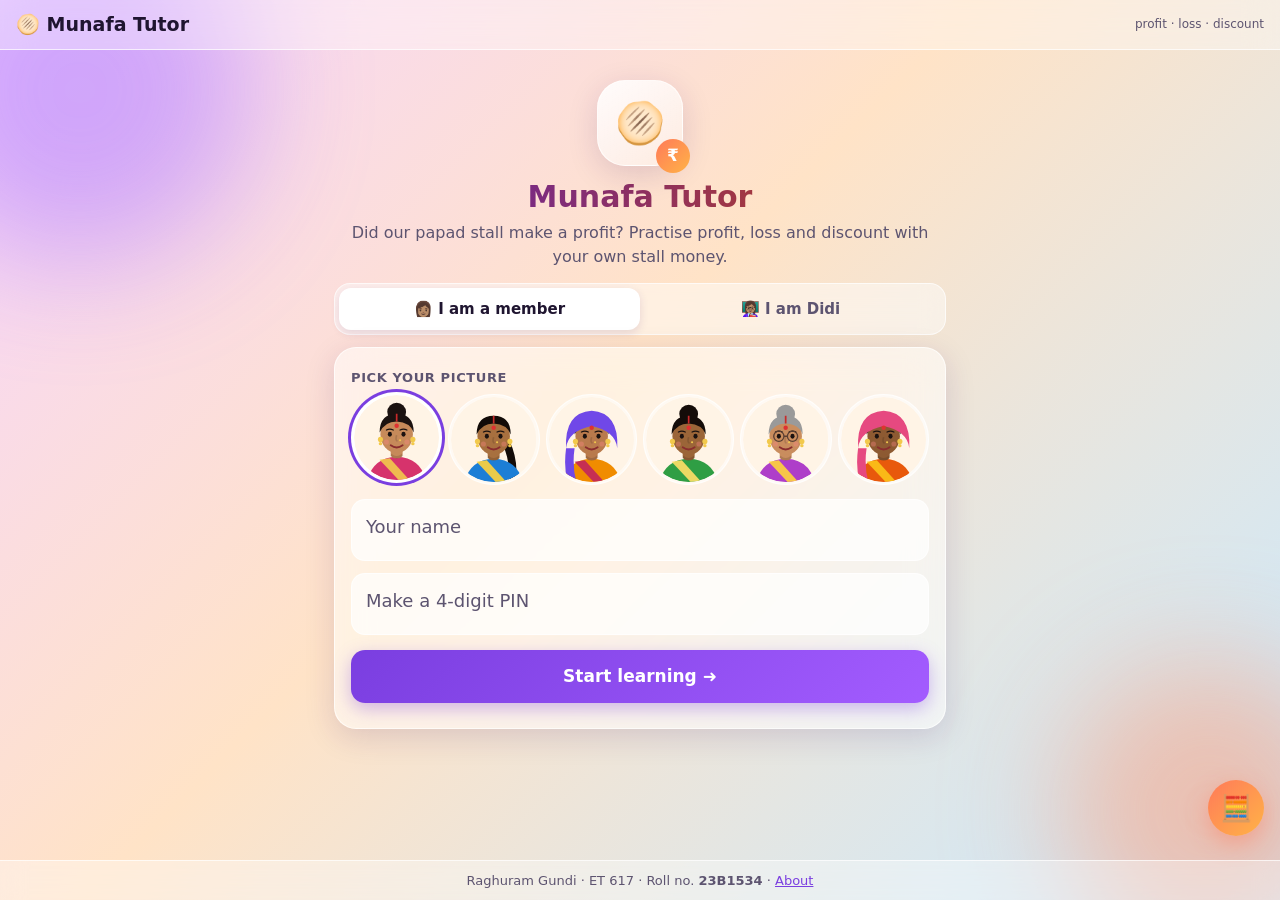
<file: index.html>
<!DOCTYPE html>
<html lang="en-IN">
<head>
<meta charset="UTF-8">
<meta name="viewport" content="width=device-width, initial-scale=1">
<title>Munafa Tutor · 23B1534</title>
<link rel="stylesheet" href="style.css">
</head>
<body>
<header class="top">
  <a href="#" id="homeLink" class="brand">🫓 Munafa Tutor</a>
  <span class="tag">profit · loss · discount</span>
</header>

<main id="app" aria-live="polite"></main>

<footer class="foot">
  Raghuram Gundi · ET 617 · Roll no. <b>23B1534</b> · <a href="#" id="aboutLink">About</a>
</footer>

<script src="faces.js"></script>
<script src="engine.js"></script>
<script src="app.js"></script>
</body>
</html>
</file>
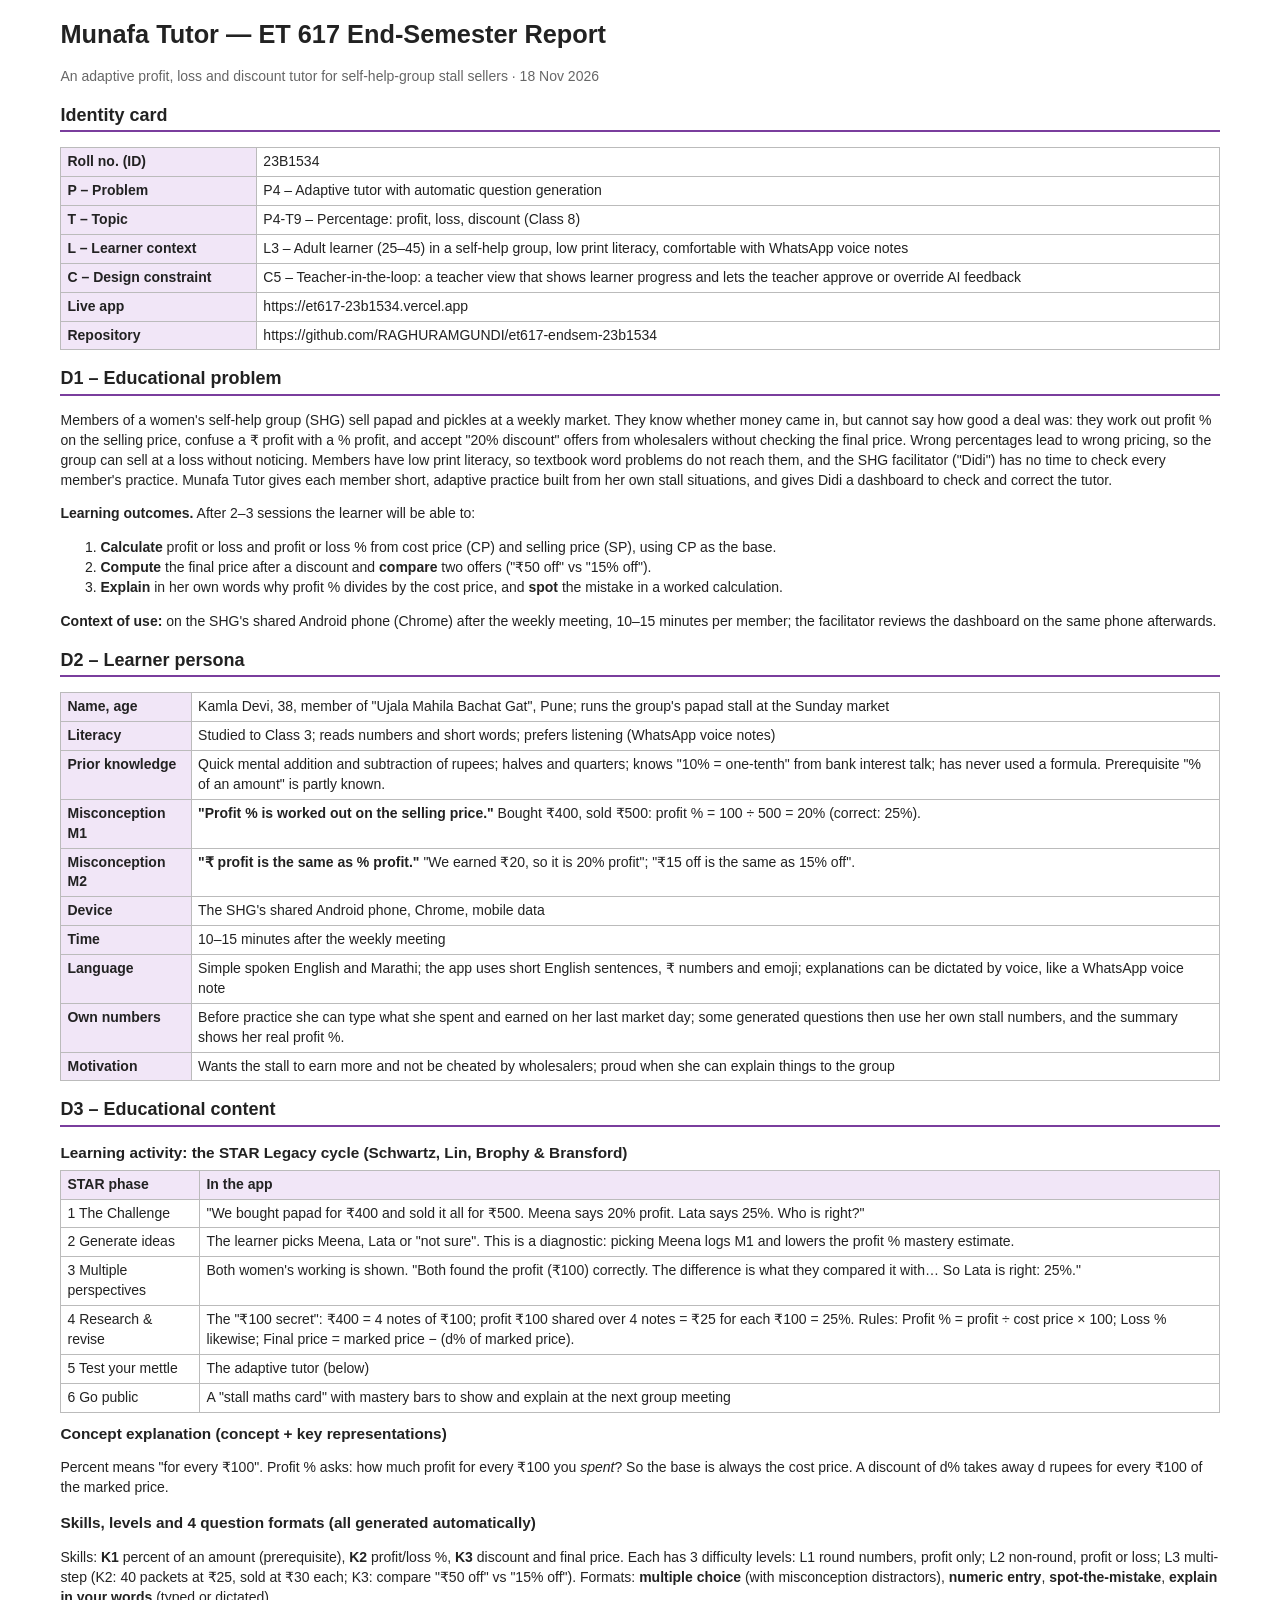
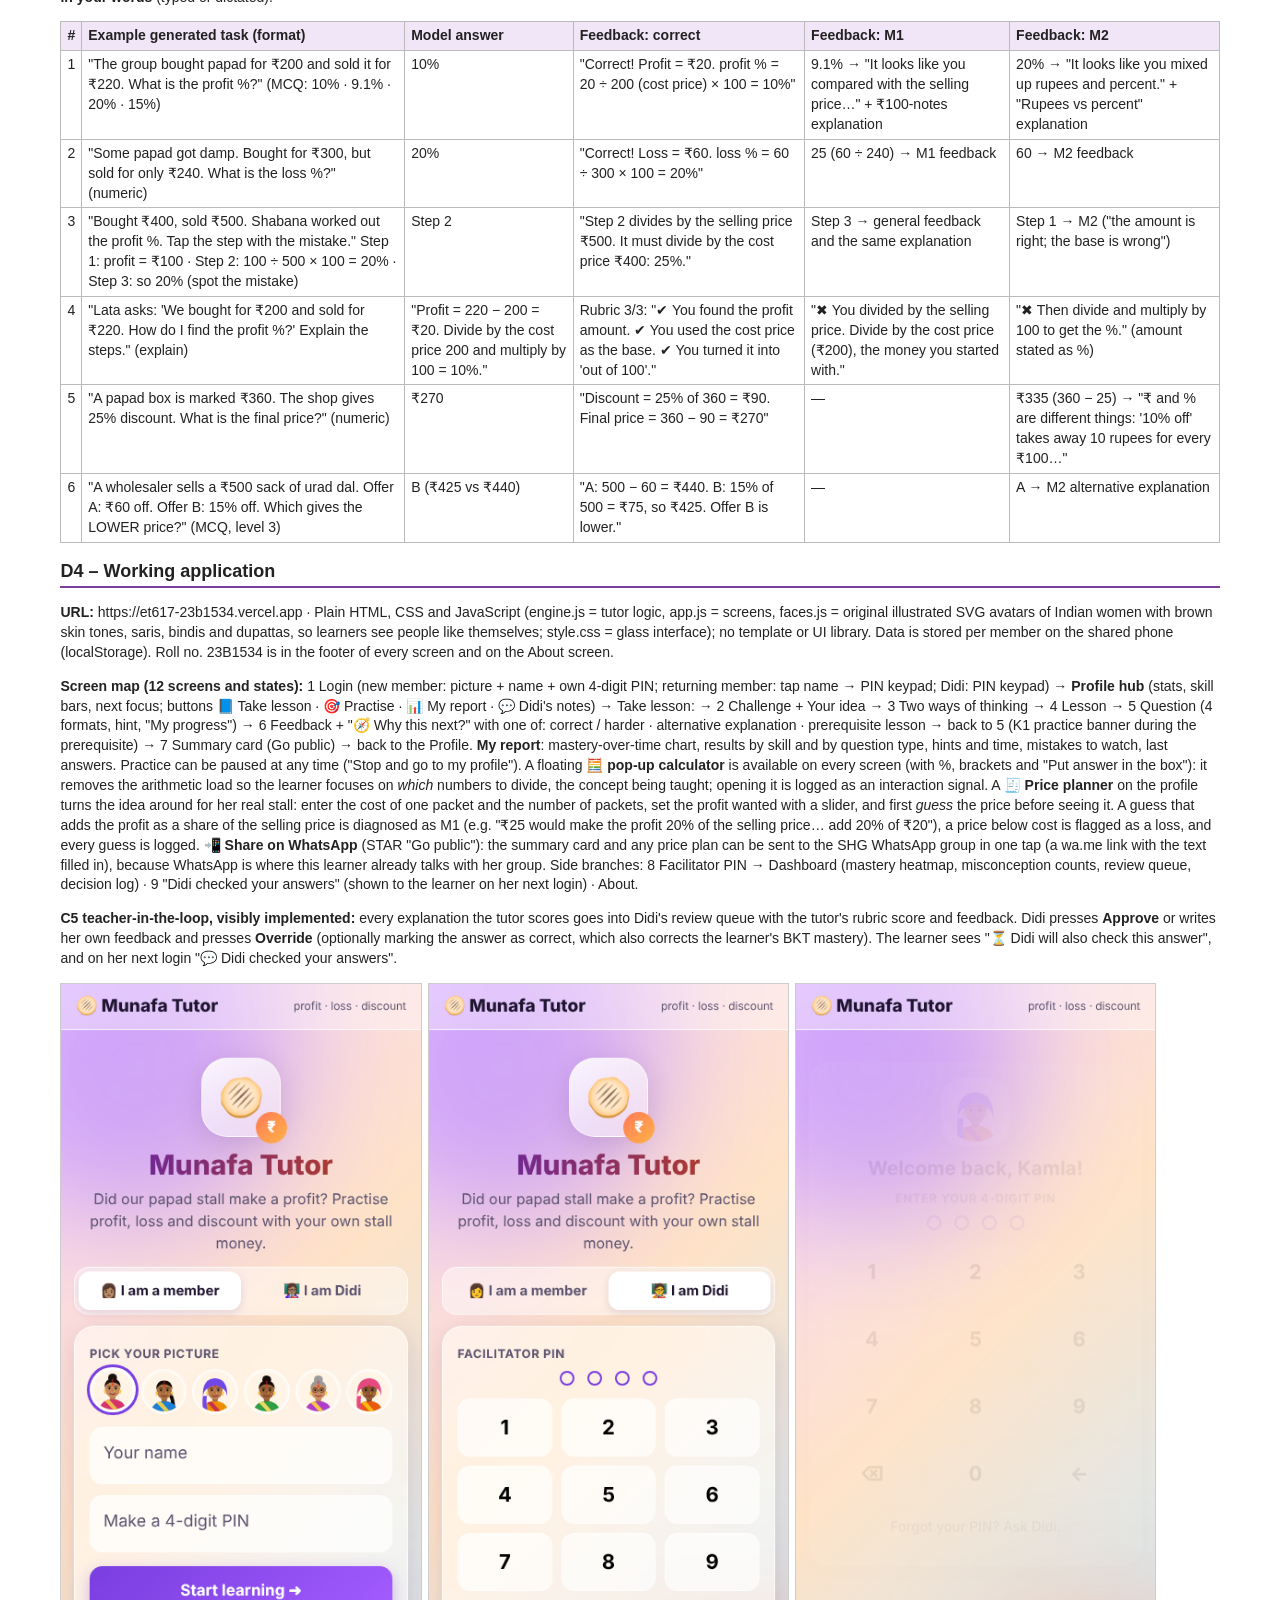
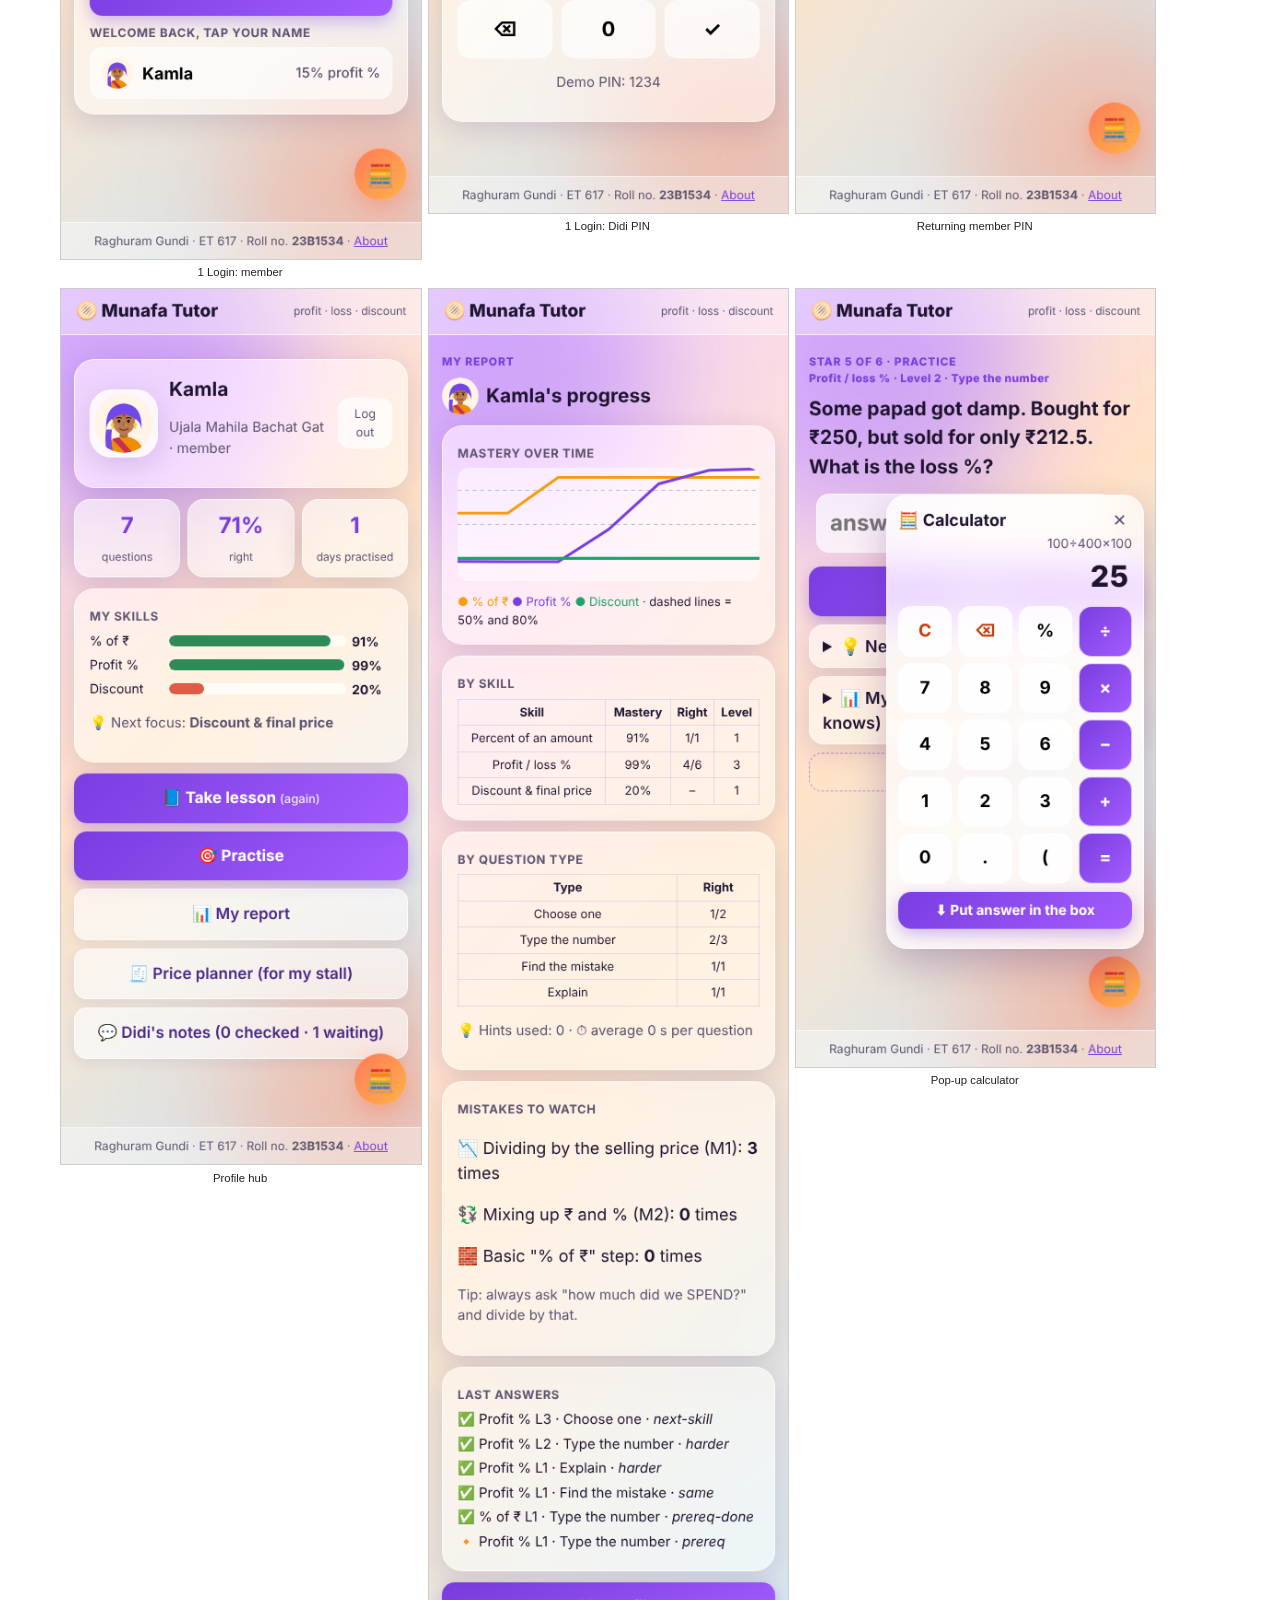
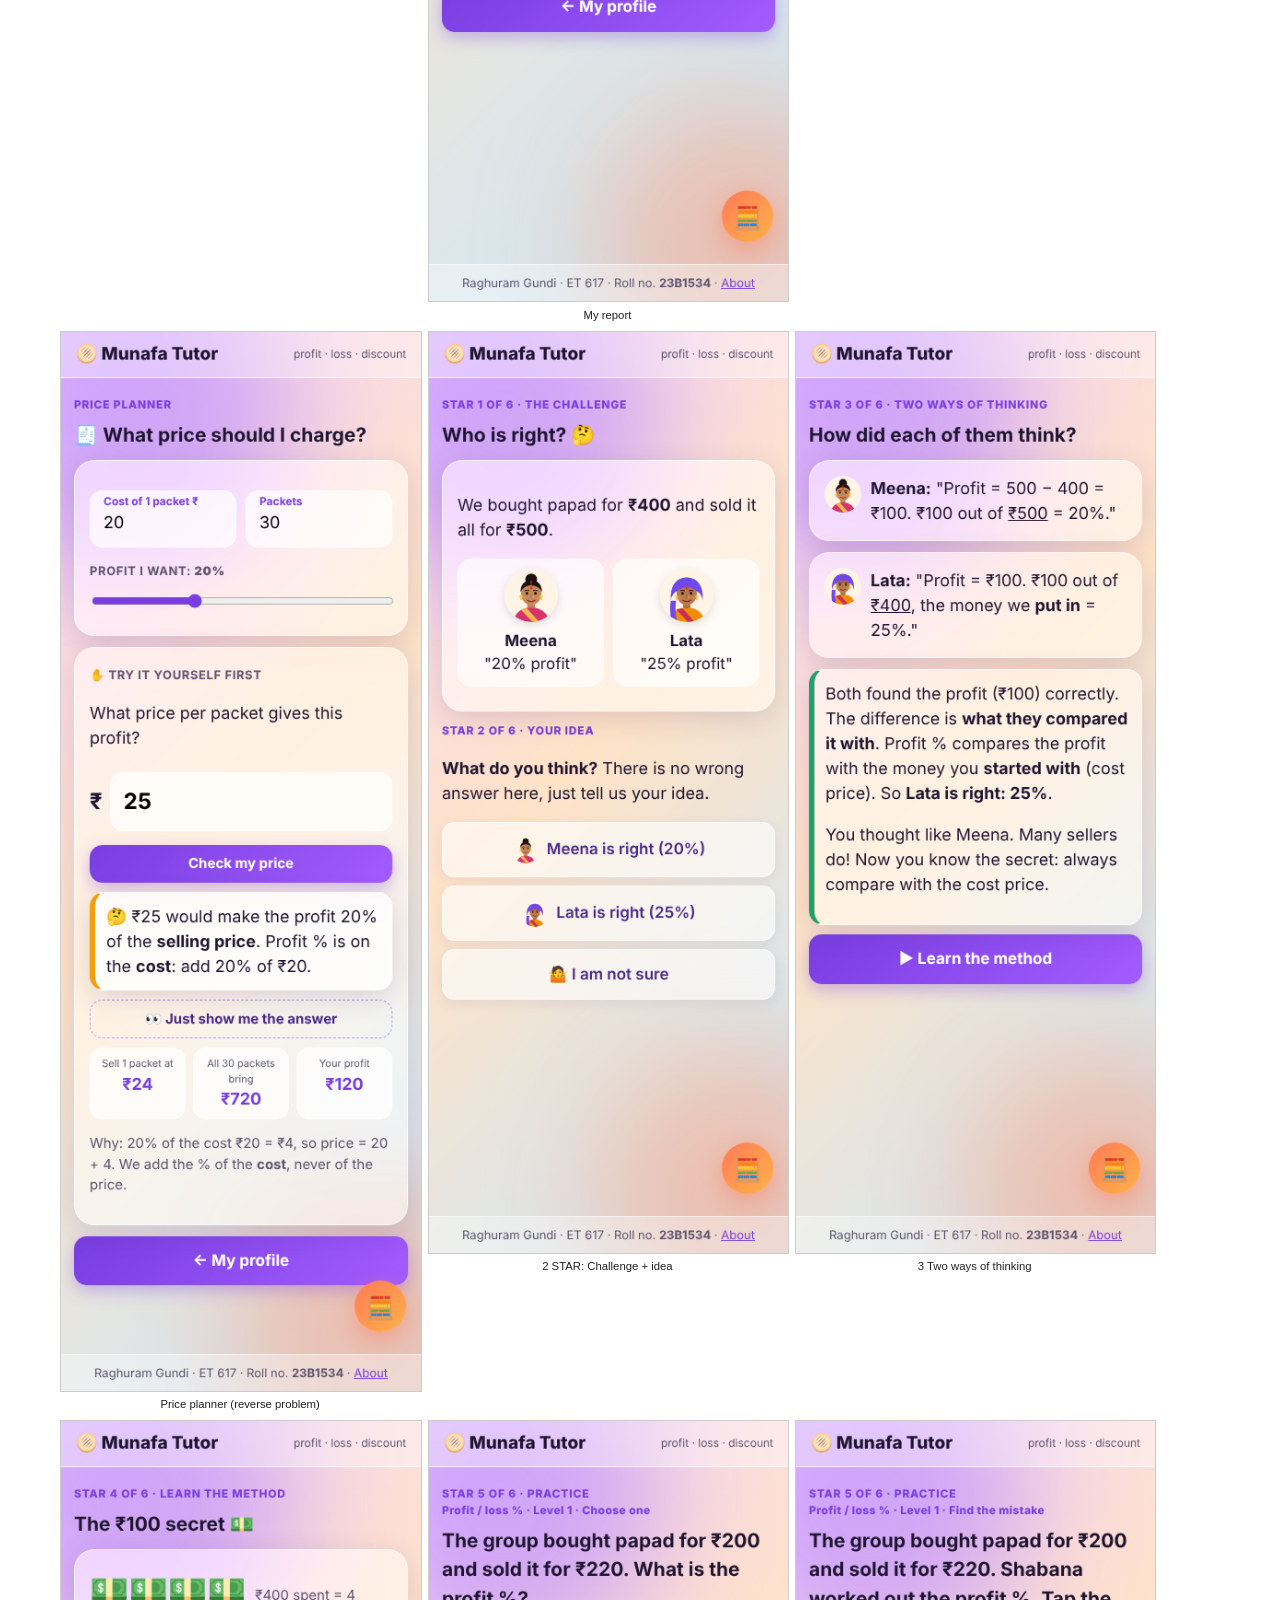
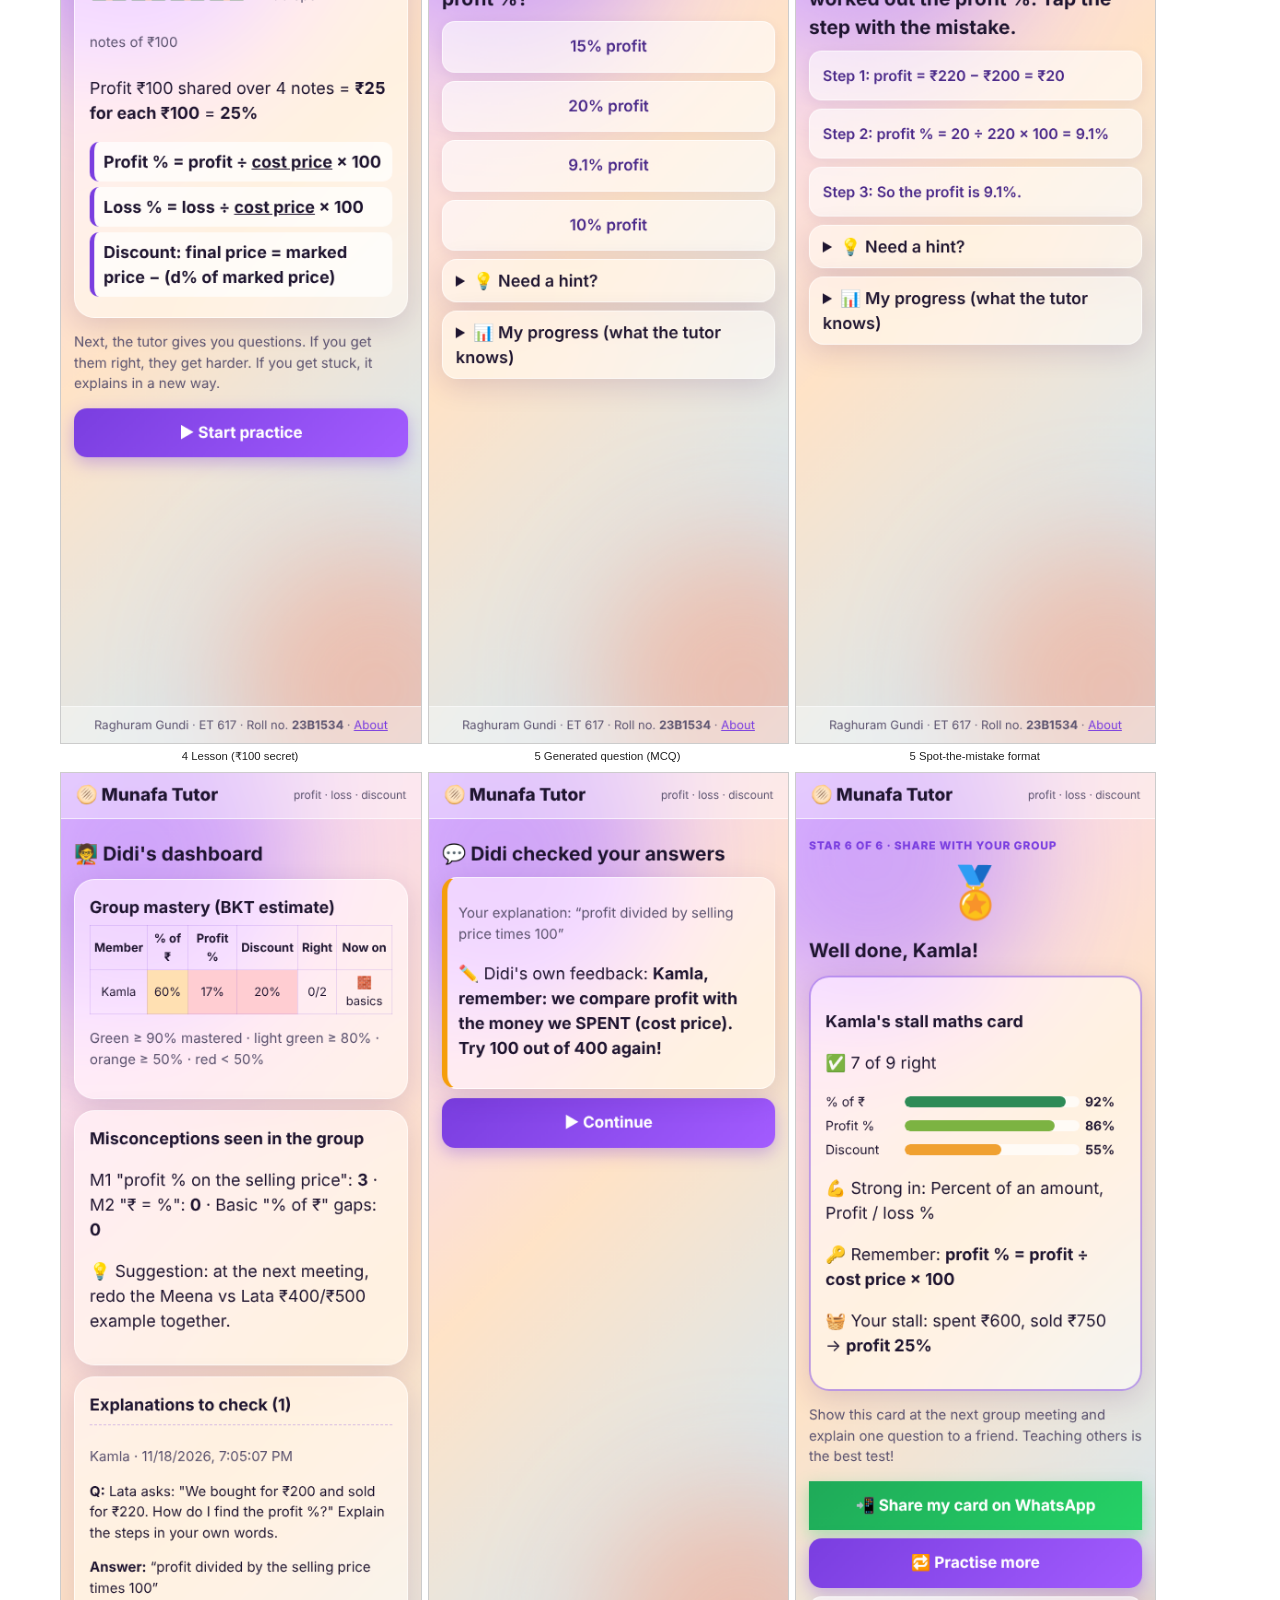
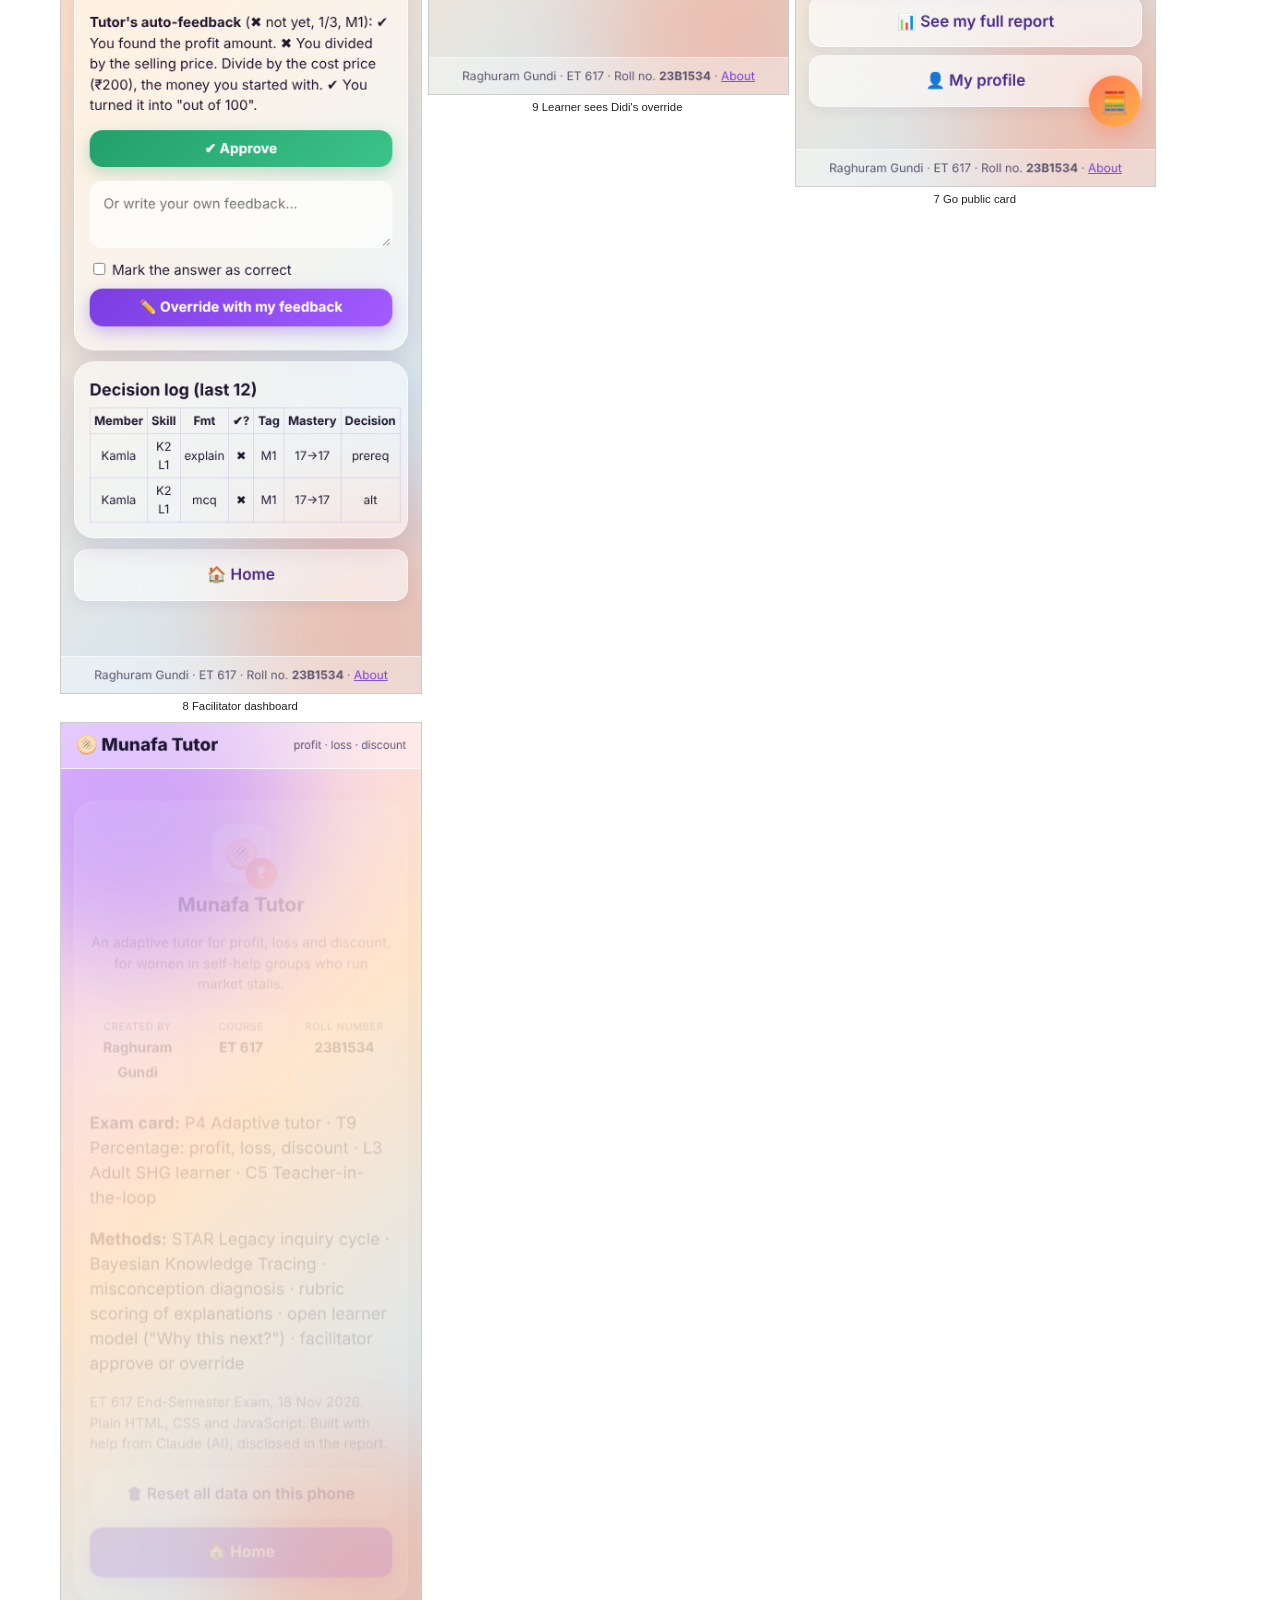
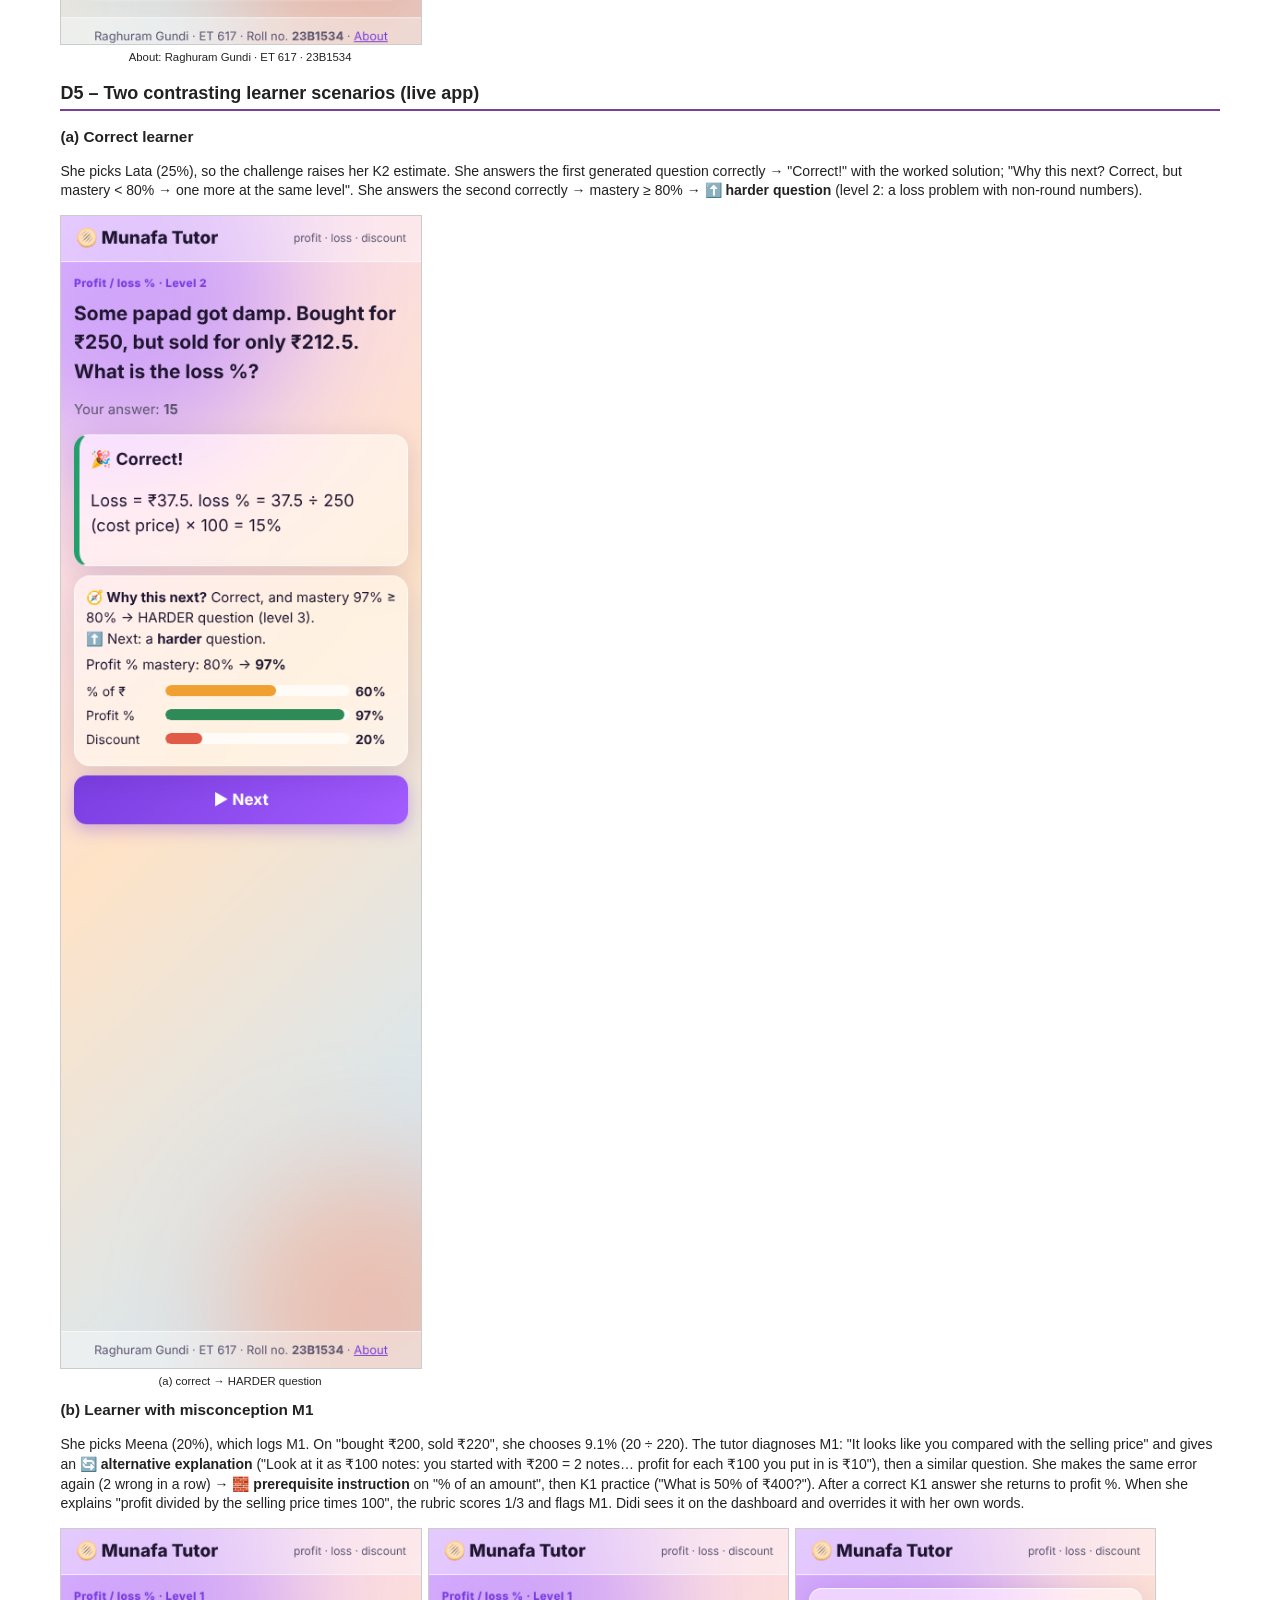
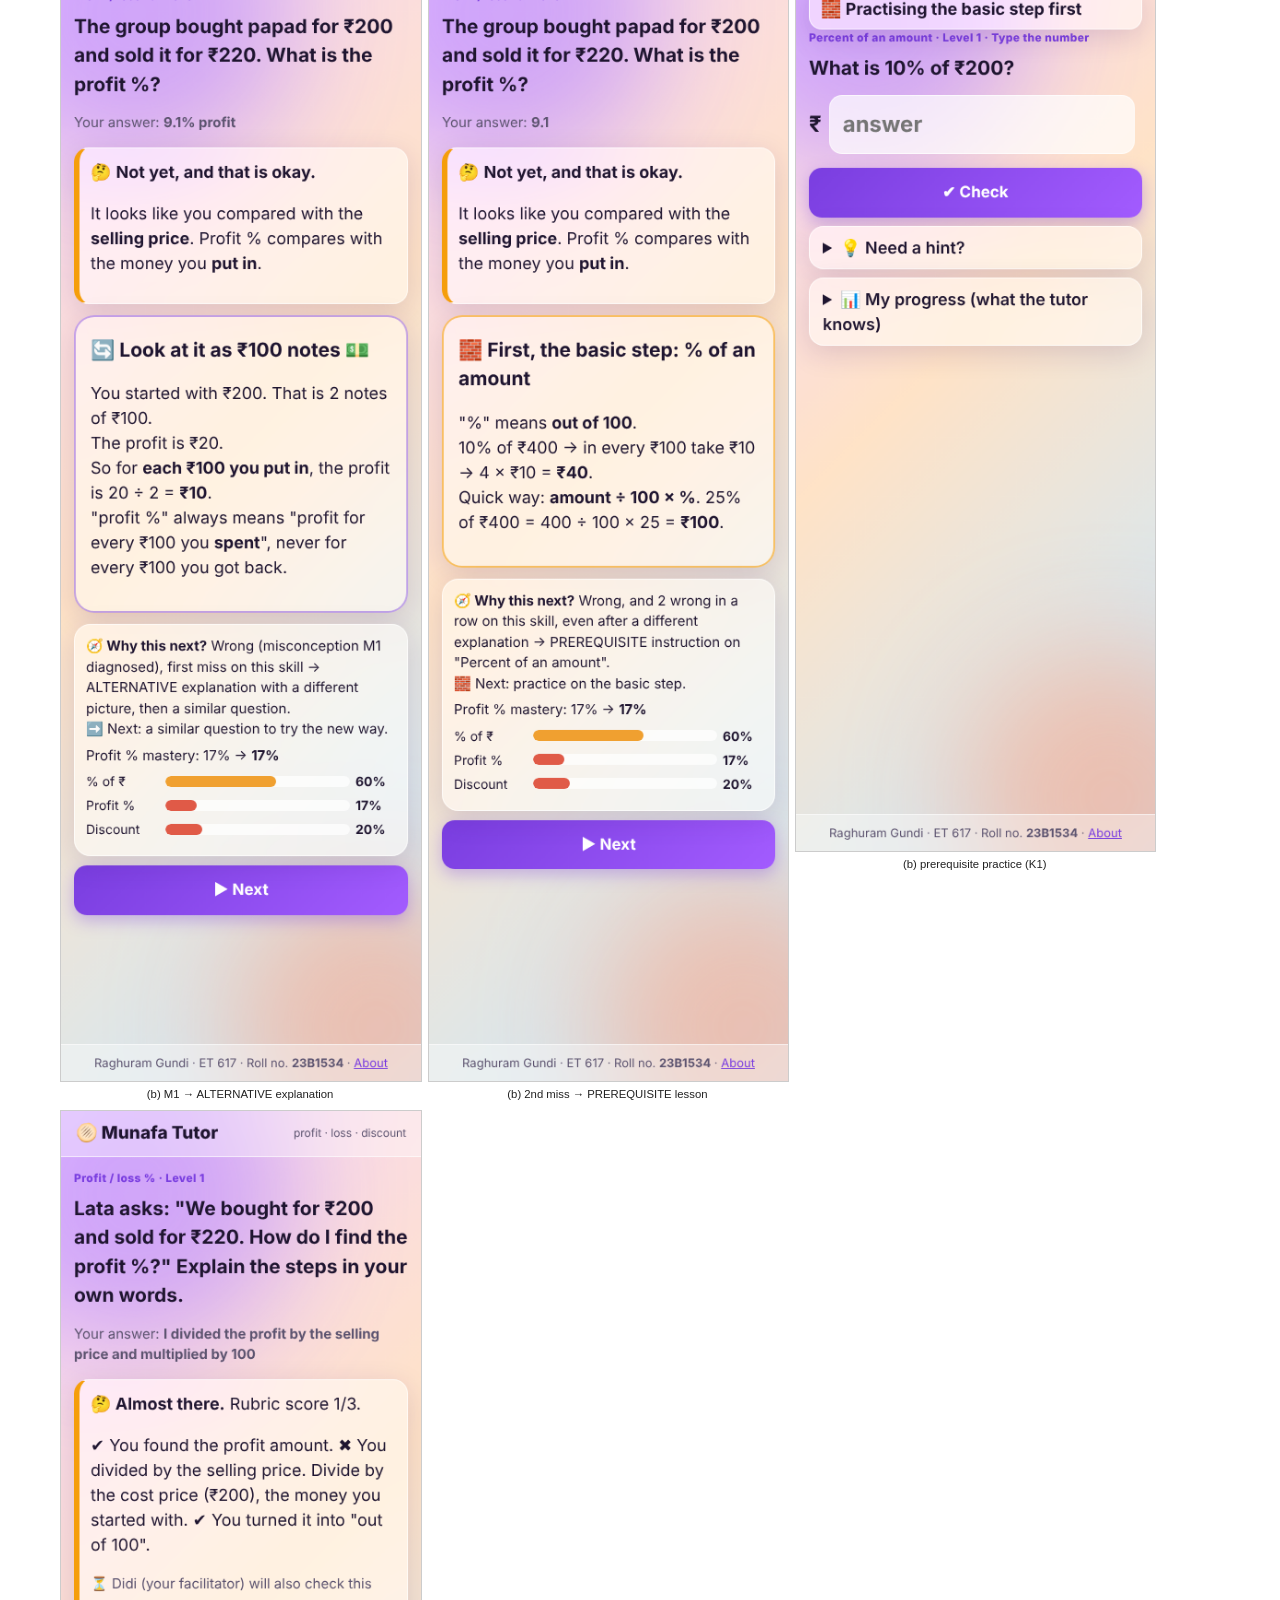
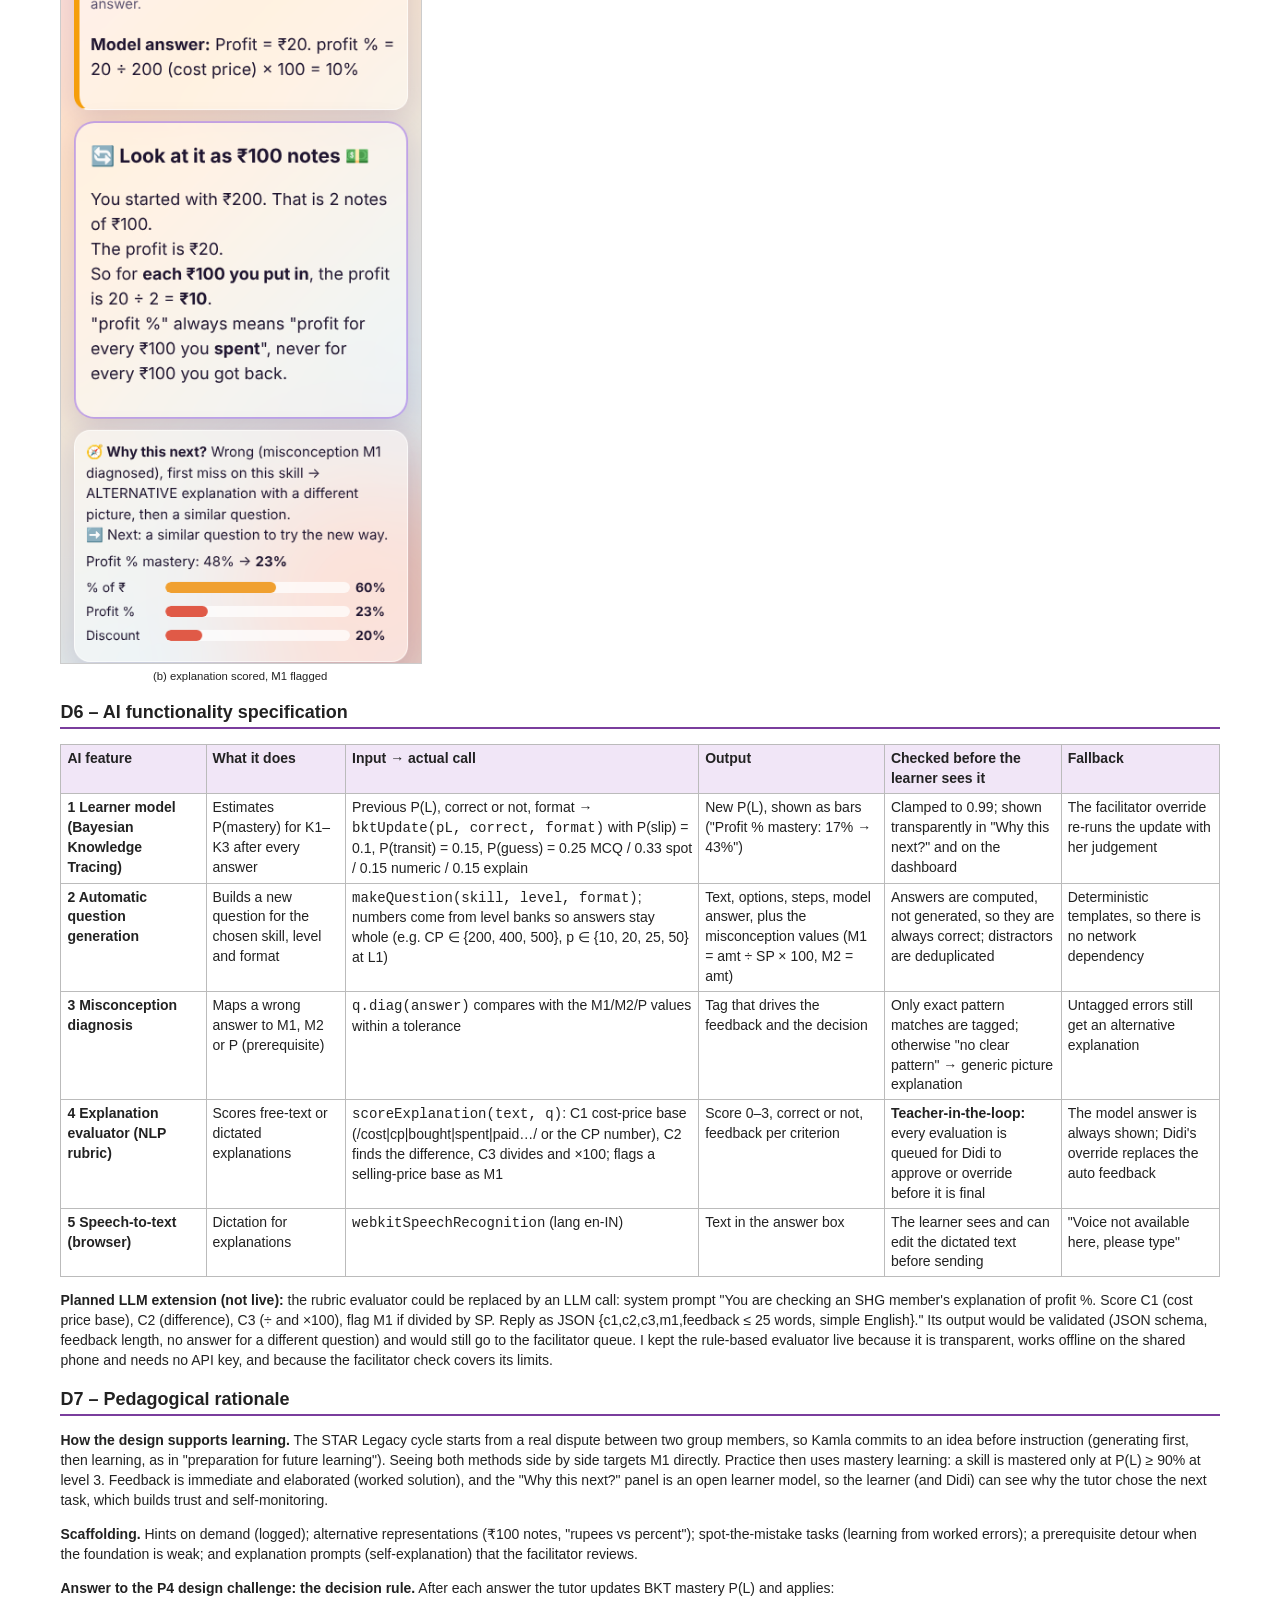
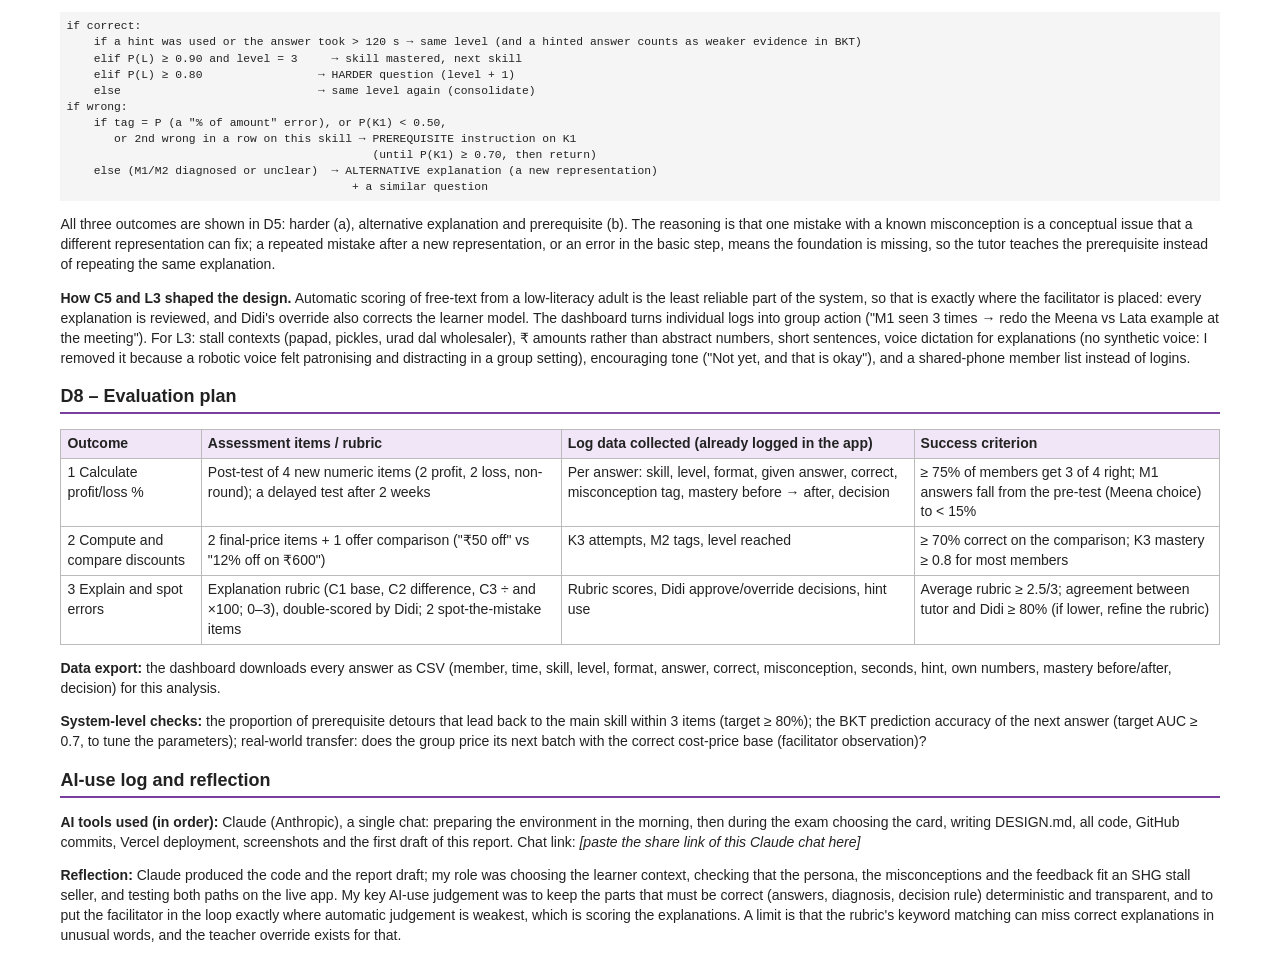
<file: report/report.html>
<!DOCTYPE html>
<html lang="en"><head><meta charset="UTF-8"><title>ET 617 End-Sem Report — 23B1534</title>
<style>
body { font-family: "Segoe UI", Arial, sans-serif; font-size: 10.5pt; line-height: 1.42; color: #222; margin: 0 16mm; }
h1 { font-size: 19pt; margin-bottom: 0; } h2 { font-size: 13.5pt; border-bottom: 2px solid #7a3e9d; padding-bottom: 2px; margin-top: 16px; page-break-after: avoid; }
h3 { font-size: 11.5pt; margin: 10px 0 4px; }
table { border-collapse: collapse; width: 100%; margin: 6px 0; } td, th { border: 1px solid #bbb; padding: 4px 6px; vertical-align: top; text-align: left; }
th { background: #f1e6f7; }
.shots { display: flex; gap: 8px; flex-wrap: wrap; page-break-inside: avoid; margin: 6px 0; }
.shots figure { margin: 0; width: 31%; text-align: center; font-size: 8.5pt; }
.shots img { width: 100%; border: 1px solid #ccc; }
pre { font-family: Consolas, monospace; font-size: 8.5pt; background: #f5f5f5; padding: 6px; white-space: pre-wrap; margin: 4px 0; }
.sub { color: #666; }
</style></head><body>

<h1>Munafa Tutor — ET 617 End-Semester Report</h1>
<p class="sub">An adaptive profit, loss and discount tutor for self-help-group stall sellers · 18 Nov 2026</p>

<h2>Identity card</h2>
<table>
<tr><th>Roll no. (ID)</th><td>23B1534</td></tr>
<tr><th>P – Problem</th><td>P4 – Adaptive tutor with automatic question generation</td></tr>
<tr><th>T – Topic</th><td>P4-T9 – Percentage: profit, loss, discount (Class 8)</td></tr>
<tr><th>L – Learner context</th><td>L3 – Adult learner (25–45) in a self-help group, low print literacy, comfortable with WhatsApp voice notes</td></tr>
<tr><th>C – Design constraint</th><td>C5 – Teacher-in-the-loop: a teacher view that shows learner progress and lets the teacher approve or override AI feedback</td></tr>
<tr><th>Live app</th><td>https://et617-23b1534.vercel.app</td></tr>
<tr><th>Repository</th><td>https://github.com/RAGHURAMGUNDI/et617-endsem-23b1534</td></tr>
</table>

<h2>D1 – Educational problem</h2>
<p>Members of a women's self-help group (SHG) sell papad and pickles at a weekly market. They know whether money came in, but cannot say how good a deal was: they work out profit % on the selling price, confuse a ₹ profit with a % profit, and accept "20% discount" offers from wholesalers without checking the final price. Wrong percentages lead to wrong pricing, so the group can sell at a loss without noticing. Members have low print literacy, so textbook word problems do not reach them, and the SHG facilitator ("Didi") has no time to check every member's practice. Munafa Tutor gives each member short, adaptive practice built from her own stall situations, and gives Didi a dashboard to check and correct the tutor.</p>
<p><b>Learning outcomes.</b> After 2–3 sessions the learner will be able to:</p>
<ol>
<li><b>Calculate</b> profit or loss and profit or loss % from cost price (CP) and selling price (SP), using CP as the base.</li>
<li><b>Compute</b> the final price after a discount and <b>compare</b> two offers ("₹50 off" vs "15% off").</li>
<li><b>Explain</b> in her own words why profit % divides by the cost price, and <b>spot</b> the mistake in a worked calculation.</li>
</ol>
<p><b>Context of use:</b> on the SHG's shared Android phone (Chrome) after the weekly meeting, 10–15 minutes per member; the facilitator reviews the dashboard on the same phone afterwards.</p>

<h2>D2 – Learner persona</h2>
<table>
<tr><th>Name, age</th><td>Kamla Devi, 38, member of "Ujala Mahila Bachat Gat", Pune; runs the group's papad stall at the Sunday market</td></tr>
<tr><th>Literacy</th><td>Studied to Class 3; reads numbers and short words; prefers listening (WhatsApp voice notes)</td></tr>
<tr><th>Prior knowledge</th><td>Quick mental addition and subtraction of rupees; halves and quarters; knows "10% = one-tenth" from bank interest talk; has never used a formula. Prerequisite "% of an amount" is partly known.</td></tr>
<tr><th>Misconception M1</th><td><b>"Profit % is worked out on the selling price."</b> Bought ₹400, sold ₹500: profit % = 100 ÷ 500 = 20% (correct: 25%).</td></tr>
<tr><th>Misconception M2</th><td><b>"₹ profit is the same as % profit."</b> "We earned ₹20, so it is 20% profit"; "₹15 off is the same as 15% off".</td></tr>
<tr><th>Device</th><td>The SHG's shared Android phone, Chrome, mobile data</td></tr>
<tr><th>Time</th><td>10–15 minutes after the weekly meeting</td></tr>
<tr><th>Language</th><td>Simple spoken English and Marathi; the app uses short English sentences, ₹ numbers and emoji; explanations can be dictated by voice, like a WhatsApp voice note</td></tr>
<tr><th>Own numbers</th><td>Before practice she can type what she spent and earned on her last market day; some generated questions then use her own stall numbers, and the summary shows her real profit %.</td></tr>
<tr><th>Motivation</th><td>Wants the stall to earn more and not be cheated by wholesalers; proud when she can explain things to the group</td></tr>
</table>

<h2>D3 – Educational content</h2>
<h3>Learning activity: the STAR Legacy cycle (Schwartz, Lin, Brophy &amp; Bransford)</h3>
<table>
<tr><th>STAR phase</th><th>In the app</th></tr>
<tr><td>1 The Challenge</td><td>"We bought papad for ₹400 and sold it all for ₹500. Meena says 20% profit. Lata says 25%. Who is right?"</td></tr>
<tr><td>2 Generate ideas</td><td>The learner picks Meena, Lata or "not sure". This is a diagnostic: picking Meena logs M1 and lowers the profit % mastery estimate.</td></tr>
<tr><td>3 Multiple perspectives</td><td>Both women's working is shown. "Both found the profit (₹100) correctly. The difference is what they compared it with… So Lata is right: 25%."</td></tr>
<tr><td>4 Research &amp; revise</td><td>The "₹100 secret": ₹400 = 4 notes of ₹100; profit ₹100 shared over 4 notes = ₹25 for each ₹100 = 25%. Rules: Profit % = profit ÷ cost price × 100; Loss % likewise; Final price = marked price − (d% of marked price).</td></tr>
<tr><td>5 Test your mettle</td><td>The adaptive tutor (below)</td></tr>
<tr><td>6 Go public</td><td>A "stall maths card" with mastery bars to show and explain at the next group meeting</td></tr>
</table>
<h3>Concept explanation (concept + key representations)</h3>
<p>Percent means "for every ₹100". Profit % asks: how much profit for every ₹100 you <i>spent</i>? So the base is always the cost price. A discount of d% takes away d rupees for every ₹100 of the marked price.</p>
<h3>Skills, levels and 4 question formats (all generated automatically)</h3>
<p>Skills: <b>K1</b> percent of an amount (prerequisite), <b>K2</b> profit/loss %, <b>K3</b> discount and final price. Each has 3 difficulty levels: L1 round numbers, profit only; L2 non-round, profit or loss; L3 multi-step (K2: 40 packets at ₹25, sold at ₹30 each; K3: compare "₹50 off" vs "15% off"). Formats: <b>multiple choice</b> (with misconception distractors), <b>numeric entry</b>, <b>spot-the-mistake</b>, <b>explain in your words</b> (typed or dictated).</p>
<table>
<tr><th>#</th><th>Example generated task (format)</th><th>Model answer</th><th>Feedback: correct</th><th>Feedback: M1</th><th>Feedback: M2</th></tr>
<tr><td>1</td><td>"The group bought papad for ₹200 and sold it for ₹220. What is the profit %?" (MCQ: 10% · 9.1% · 20% · 15%)</td><td>10%</td><td>"Correct! Profit = ₹20. profit % = 20 ÷ 200 (cost price) × 100 = 10%"</td><td>9.1% → "It looks like you compared with the selling price…" + ₹100-notes explanation</td><td>20% → "It looks like you mixed up rupees and percent." + "Rupees vs percent" explanation</td></tr>
<tr><td>2</td><td>"Some papad got damp. Bought for ₹300, but sold for only ₹240. What is the loss %?" (numeric)</td><td>20%</td><td>"Correct! Loss = ₹60. loss % = 60 ÷ 300 × 100 = 20%"</td><td>25 (60 ÷ 240) → M1 feedback</td><td>60 → M2 feedback</td></tr>
<tr><td>3</td><td>"Bought ₹400, sold ₹500. Shabana worked out the profit %. Tap the step with the mistake." Step 1: profit = ₹100 · Step 2: 100 ÷ 500 × 100 = 20% · Step 3: so 20% (spot the mistake)</td><td>Step 2</td><td>"Step 2 divides by the selling price ₹500. It must divide by the cost price ₹400: 25%."</td><td>Step 3 → general feedback and the same explanation</td><td>Step 1 → M2 ("the amount is right; the base is wrong")</td></tr>
<tr><td>4</td><td>"Lata asks: 'We bought for ₹200 and sold for ₹220. How do I find the profit %?' Explain the steps." (explain)</td><td>"Profit = 220 − 200 = ₹20. Divide by the cost price 200 and multiply by 100 = 10%."</td><td>Rubric 3/3: "✔ You found the profit amount. ✔ You used the cost price as the base. ✔ You turned it into 'out of 100'."</td><td>"✖ You divided by the selling price. Divide by the cost price (₹200), the money you started with."</td><td>"✖ Then divide and multiply by 100 to get the %." (amount stated as %)</td></tr>
<tr><td>5</td><td>"A papad box is marked ₹360. The shop gives 25% discount. What is the final price?" (numeric)</td><td>₹270</td><td>"Discount = 25% of 360 = ₹90. Final price = 360 − 90 = ₹270"</td><td>—</td><td>₹335 (360 − 25) → "₹ and % are different things: '10% off' takes away 10 rupees for every ₹100…"</td></tr>
<tr><td>6</td><td>"A wholesaler sells a ₹500 sack of urad dal. Offer A: ₹60 off. Offer B: 15% off. Which gives the LOWER price?" (MCQ, level 3)</td><td>B (₹425 vs ₹440)</td><td>"A: 500 − 60 = ₹440. B: 15% of 500 = ₹75, so ₹425. Offer B is lower."</td><td>—</td><td>A → M2 alternative explanation</td></tr>
</table>

<h2>D4 – Working application</h2>
<p><b>URL:</b> https://et617-23b1534.vercel.app · Plain HTML, CSS and JavaScript (engine.js = tutor logic, app.js = screens, faces.js = original illustrated SVG avatars of Indian women with brown skin tones, saris, bindis and dupattas, so learners see people like themselves; style.css = glass interface); no template or UI library. Data is stored per member on the shared phone (localStorage). Roll no. 23B1534 is in the footer of every screen and on the About screen.</p>
<p><b>Screen map (12 screens and states):</b> 1 Login (new member: picture + name + own 4-digit PIN; returning member: tap name → PIN keypad; Didi: PIN keypad) → <b>Profile hub</b> (stats, skill bars, next focus; buttons 📘 Take lesson · 🎯 Practise · 📊 My report · 💬 Didi's notes) → Take lesson: → 2 Challenge + Your idea → 3 Two ways of thinking → 4 Lesson → 5 Question (4 formats, hint, "My progress") → 6 Feedback + "🧭 Why this next?" with one of: correct / harder · alternative explanation · prerequisite lesson → back to 5 (K1 practice banner during the prerequisite) → 7 Summary card (Go public) → back to the Profile. <b>My report</b>: mastery-over-time chart, results by skill and by question type, hints and time, mistakes to watch, last answers. Practice can be paused at any time ("Stop and go to my profile"). A floating <b>🧮 pop-up calculator</b> is available on every screen (with %, brackets and "Put answer in the box"): it removes the arithmetic load so the learner focuses on <i>which</i> numbers to divide, the concept being taught; opening it is logged as an interaction signal. A <b>🧾 Price planner</b> on the profile turns the idea around for her real stall: enter the cost of one packet and the number of packets, set the profit wanted with a slider, and first <i>guess</i> the price before seeing it. A guess that adds the profit as a share of the selling price is diagnosed as M1 (e.g. "₹25 would make the profit 20% of the selling price… add 20% of ₹20"), a price below cost is flagged as a loss, and every guess is logged. <b>📲 Share on WhatsApp</b> (STAR "Go public"): the summary card and any price plan can be sent to the SHG WhatsApp group in one tap (a wa.me link with the text filled in), because WhatsApp is where this learner already talks with her group. Side branches: 8 Facilitator PIN → Dashboard (mastery heatmap, misconception counts, review queue, decision log) · 9 "Didi checked your answers" (shown to the learner on her next login) · About.</p>
<p><b>C5 teacher-in-the-loop, visibly implemented:</b> every explanation the tutor scores goes into Didi's review queue with the tutor's rubric score and feedback. Didi presses <b>Approve</b> or writes her own feedback and presses <b>Override</b> (optionally marking the answer as correct, which also corrects the learner's BKT mastery). The learner sees "⏳ Didi will also check this answer", and on her next login "💬 Didi checked your answers".</p>
<div class="shots">
<figure><img src="01-home.png">1 Login: member</figure>
<figure><img src="16-didi-login.png">1 Login: Didi PIN</figure>
<figure><img src="19-pin-login.png">Returning member PIN</figure>
<figure><img src="17-profile.png">Profile hub</figure>
<figure><img src="18-report.png">My report</figure>
<figure><img src="20-calculator.png">Pop-up calculator</figure>
<figure><img src="21-planner.png">Price planner (reverse problem)</figure>
<figure><img src="02-challenge.png">2 STAR: Challenge + idea</figure>
<figure><img src="03-perspectives.png">3 Two ways of thinking</figure>
<figure><img src="04-lesson.png">4 Lesson (₹100 secret)</figure>
<figure><img src="05-question.png">5 Generated question (MCQ)</figure>
<figure><img src="10-spot.png">5 Spot-the-mistake format</figure>
<figure><img src="12-dashboard.png">8 Facilitator dashboard</figure>
<figure><img src="13-didi-note.png">9 Learner sees Didi's override</figure>
<figure><img src="14-summary.png">7 Go public card</figure>
<figure><img src="15-about.png">About: Raghuram Gundi · ET 617 · 23B1534</figure>
</div>

<h2>D5 – Two contrasting learner scenarios (live app)</h2>
<h3>(a) Correct learner</h3>
<p>She picks Lata (25%), so the challenge raises her K2 estimate. She answers the first generated question correctly → "Correct!" with the worked solution; "Why this next? Correct, but mastery < 80% → one more at the same level". She answers the second correctly → mastery ≥ 80% → <b>⬆️ harder question</b> (level 2: a loss problem with non-round numbers).</p>
<div class="shots"><figure><img src="09-correct-harder.png">(a) correct → HARDER question</figure></div>
<h3>(b) Learner with misconception M1</h3>
<p>She picks Meena (20%), which logs M1. On "bought ₹200, sold ₹220", she chooses 9.1% (20 ÷ 220). The tutor diagnoses M1: "It looks like you compared with the selling price" and gives an <b>🔄 alternative explanation</b> ("Look at it as ₹100 notes: you started with ₹200 = 2 notes… profit for each ₹100 you put in is ₹10"), then a similar question. She makes the same error again (2 wrong in a row) → <b>🧱 prerequisite instruction</b> on "% of an amount", then K1 practice ("What is 50% of ₹400?"). After a correct K1 answer she returns to profit %. When she explains "profit divided by the selling price times 100", the rubric scores 1/3 and flags M1. Didi sees it on the dashboard and overrides it with her own words.</p>
<div class="shots"><figure><img src="06-alt-M1.png">(b) M1 → ALTERNATIVE explanation</figure><figure><img src="07-prereq.png">(b) 2nd miss → PREREQUISITE lesson</figure><figure><img src="08-prereq-q.png">(b) prerequisite practice (K1)</figure><figure><img src="11-explain-fb.png">(b) explanation scored, M1 flagged</figure></div>

<h2>D6 – AI functionality specification</h2>
<table>
<tr><th>AI feature</th><th>What it does</th><th>Input → actual call</th><th>Output</th><th>Checked before the learner sees it</th><th>Fallback</th></tr>
<tr><td><b>1 Learner model (Bayesian Knowledge Tracing)</b></td><td>Estimates P(mastery) for K1–K3 after every answer</td><td>Previous P(L), correct or not, format → <code>bktUpdate(pL, correct, format)</code> with P(slip) = 0.1, P(transit) = 0.15, P(guess) = 0.25 MCQ / 0.33 spot / 0.15 numeric / 0.15 explain</td><td>New P(L), shown as bars ("Profit % mastery: 17% → 43%")</td><td>Clamped to 0.99; shown transparently in "Why this next?" and on the dashboard</td><td>The facilitator override re-runs the update with her judgement</td></tr>
<tr><td><b>2 Automatic question generation</b></td><td>Builds a new question for the chosen skill, level and format</td><td><code>makeQuestion(skill, level, format)</code>; numbers come from level banks so answers stay whole (e.g. CP ∈ {200, 400, 500}, p ∈ {10, 20, 25, 50} at L1)</td><td>Text, options, steps, model answer, plus the misconception values (M1 = amt ÷ SP × 100, M2 = amt)</td><td>Answers are computed, not generated, so they are always correct; distractors are deduplicated</td><td>Deterministic templates, so there is no network dependency</td></tr>
<tr><td><b>3 Misconception diagnosis</b></td><td>Maps a wrong answer to M1, M2 or P (prerequisite)</td><td><code>q.diag(answer)</code> compares with the M1/M2/P values within a tolerance</td><td>Tag that drives the feedback and the decision</td><td>Only exact pattern matches are tagged; otherwise "no clear pattern" → generic picture explanation</td><td>Untagged errors still get an alternative explanation</td></tr>
<tr><td><b>4 Explanation evaluator (NLP rubric)</b></td><td>Scores free-text or dictated explanations</td><td><code>scoreExplanation(text, q)</code>: C1 cost-price base (/cost|cp|bought|spent|paid…/ or the CP number), C2 finds the difference, C3 divides and ×100; flags a selling-price base as M1</td><td>Score 0–3, correct or not, feedback per criterion</td><td><b>Teacher-in-the-loop:</b> every evaluation is queued for Didi to approve or override before it is final</td><td>The model answer is always shown; Didi's override replaces the auto feedback</td></tr>
<tr><td><b>5 Speech-to-text (browser)</b></td><td>Dictation for explanations</td><td><code>webkitSpeechRecognition</code> (lang en-IN)</td><td>Text in the answer box</td><td>The learner sees and can edit the dictated text before sending</td><td>"Voice not available here, please type"</td></tr>
</table>
<p><b>Planned LLM extension (not live):</b> the rubric evaluator could be replaced by an LLM call: system prompt "You are checking an SHG member's explanation of profit %. Score C1 (cost price base), C2 (difference), C3 (÷ and ×100), flag M1 if divided by SP. Reply as JSON {c1,c2,c3,m1,feedback ≤ 25 words, simple English}." Its output would be validated (JSON schema, feedback length, no answer for a different question) and would still go to the facilitator queue. I kept the rule-based evaluator live because it is transparent, works offline on the shared phone and needs no API key, and because the facilitator check covers its limits.</p>

<h2>D7 – Pedagogical rationale</h2>
<p><b>How the design supports learning.</b> The STAR Legacy cycle starts from a real dispute between two group members, so Kamla commits to an idea before instruction (generating first, then learning, as in "preparation for future learning"). Seeing both methods side by side targets M1 directly. Practice then uses mastery learning: a skill is mastered only at P(L) ≥ 90% at level 3. Feedback is immediate and elaborated (worked solution), and the "Why this next?" panel is an open learner model, so the learner (and Didi) can see why the tutor chose the next task, which builds trust and self-monitoring.</p>
<p><b>Scaffolding.</b> Hints on demand (logged); alternative representations (₹100 notes, "rupees vs percent"); spot-the-mistake tasks (learning from worked errors); a prerequisite detour when the foundation is weak; and explanation prompts (self-explanation) that the facilitator reviews.</p>
<p><b>Answer to the P4 design challenge: the decision rule.</b> After each answer the tutor updates BKT mastery P(L) and applies:</p>
<pre>if correct:
    if a hint was used or the answer took > 120 s → same level (and a hinted answer counts as weaker evidence in BKT)
    elif P(L) ≥ 0.90 and level = 3     → skill mastered, next skill
    elif P(L) ≥ 0.80                 → HARDER question (level + 1)
    else                             → same level again (consolidate)
if wrong:
    if tag = P (a "% of amount" error), or P(K1) < 0.50,
       or 2nd wrong in a row on this skill → PREREQUISITE instruction on K1
                                             (until P(K1) ≥ 0.70, then return)
    else (M1/M2 diagnosed or unclear)  → ALTERNATIVE explanation (a new representation)
                                          + a similar question</pre>
<p>All three outcomes are shown in D5: harder (a), alternative explanation and prerequisite (b). The reasoning is that one mistake with a known misconception is a conceptual issue that a different representation can fix; a repeated mistake after a new representation, or an error in the basic step, means the foundation is missing, so the tutor teaches the prerequisite instead of repeating the same explanation.</p>
<p><b>How C5 and L3 shaped the design.</b> Automatic scoring of free-text from a low-literacy adult is the least reliable part of the system, so that is exactly where the facilitator is placed: every explanation is reviewed, and Didi's override also corrects the learner model. The dashboard turns individual logs into group action ("M1 seen 3 times → redo the Meena vs Lata example at the meeting"). For L3: stall contexts (papad, pickles, urad dal wholesaler), ₹ amounts rather than abstract numbers, short sentences, voice dictation for explanations (no synthetic voice: I removed it because a robotic voice felt patronising and distracting in a group setting), encouraging tone ("Not yet, and that is okay"), and a shared-phone member list instead of logins.</p>

<h2>D8 – Evaluation plan</h2>
<table>
<tr><th>Outcome</th><th>Assessment items / rubric</th><th>Log data collected (already logged in the app)</th><th>Success criterion</th></tr>
<tr><td>1 Calculate profit/loss %</td><td>Post-test of 4 new numeric items (2 profit, 2 loss, non-round); a delayed test after 2 weeks</td><td>Per answer: skill, level, format, given answer, correct, misconception tag, mastery before → after, decision</td><td>≥ 75% of members get 3 of 4 right; M1 answers fall from the pre-test (Meena choice) to &lt; 15%</td></tr>
<tr><td>2 Compute and compare discounts</td><td>2 final-price items + 1 offer comparison ("₹50 off" vs "12% off on ₹600")</td><td>K3 attempts, M2 tags, level reached</td><td>≥ 70% correct on the comparison; K3 mastery ≥ 0.8 for most members</td></tr>
<tr><td>3 Explain and spot errors</td><td>Explanation rubric (C1 base, C2 difference, C3 ÷ and ×100; 0–3), double-scored by Didi; 2 spot-the-mistake items</td><td>Rubric scores, Didi approve/override decisions, hint use</td><td>Average rubric ≥ 2.5/3; agreement between tutor and Didi ≥ 80% (if lower, refine the rubric)</td></tr>
</table>
<p><b>Data export:</b> the dashboard downloads every answer as CSV (member, time, skill, level, format, answer, correct, misconception, seconds, hint, own numbers, mastery before/after, decision) for this analysis.</p>
<p><b>System-level checks:</b> the proportion of prerequisite detours that lead back to the main skill within 3 items (target ≥ 80%); the BKT prediction accuracy of the next answer (target AUC ≥ 0.7, to tune the parameters); real-world transfer: does the group price its next batch with the correct cost-price base (facilitator observation)?</p>

<h2>AI-use log and reflection</h2>
<p><b>AI tools used (in order):</b> Claude (Anthropic), a single chat: preparing the environment in the morning, then during the exam choosing the card, writing DESIGN.md, all code, GitHub commits, Vercel deployment, screenshots and the first draft of this report. Chat link: <i>[paste the share link of this Claude chat here]</i></p>
<p><b>Reflection:</b> Claude produced the code and the report draft; my role was choosing the learner context, checking that the persona, the misconceptions and the feedback fit an SHG stall seller, and testing both paths on the live app. My key AI-use judgement was to keep the parts that must be correct (answers, diagnosis, decision rule) deterministic and transparent, and to put the facilitator in the loop exactly where automatic judgement is weakest, which is scoring the explanations. A limit is that the rubric's keyword matching can miss correct explanations in unusual words, and the teacher override exists for that.</p>
</body></html>
</file>
<file: style.css>
/* Munafa Tutor — glass interface, phone-first */
* { box-sizing: border-box; }
:root { --ink: #1f1530; --muted: #5d5470; --accent: #7a3ee0; --accent2: #ff7a59; --glass: rgba(255,255,255,.55);
  --line: rgba(255,255,255,.7); --shadow: 0 8px 30px rgba(60,20,110,.15); }
body { margin: 0; font-family: "Segoe UI", system-ui, sans-serif; color: var(--ink); font-size: 18px; line-height: 1.5;
  display: flex; flex-direction: column; min-height: 100vh;
  background: linear-gradient(135deg, #f6d5ff 0%, #ffe3c7 45%, #c9e9ff 100%); background-attachment: fixed; }
body::before, body::after { content: ""; position: fixed; z-index: -1; border-radius: 50%; filter: blur(60px); opacity: .55; animation: float 14s ease-in-out infinite alternate; }
body::before { width: 340px; height: 340px; background: #b07cff; top: -80px; left: -90px; }
body::after { width: 300px; height: 300px; background: #ff9f7a; bottom: -60px; right: -80px; animation-delay: -7s; }
@keyframes float { to { transform: translate(40px, 60px) scale(1.15); } }

.top { position: sticky; top: 0; z-index: 5; display: flex; justify-content: space-between; align-items: center; padding: 10px 16px;
  background: rgba(255,255,255,.35); backdrop-filter: blur(16px); -webkit-backdrop-filter: blur(16px); border-bottom: 1px solid var(--line); }
.brand { color: var(--ink); font-weight: 800; font-size: 19px; text-decoration: none; }
.tag { font-size: 12px; color: var(--muted); }
main { flex: 1; max-width: 640px; width: 100%; margin: 0 auto; padding: 14px; }
main.enter { animation: enter .35s ease-out; }
@keyframes enter { from { opacity: 0; transform: translateY(10px); } to { opacity: 1; transform: none; } }
.foot { text-align: center; font-size: 13px; padding: 10px; background: rgba(255,255,255,.35); backdrop-filter: blur(12px); border-top: 1px solid var(--line); color: var(--muted); }
.foot a { color: var(--accent); }

h1 { font-size: 25px; margin: 6px 0; } h2 { font-size: 21px; margin: 8px 0; } h3 { margin: 4px 0; }
.center { text-align: center; }
.big-emoji { font-size: 54px; text-align: center; }
.muted { color: var(--muted); font-size: 15px; }
.card, details, .why, .feedback, .banner { background: var(--glass); backdrop-filter: blur(18px) saturate(140%); -webkit-backdrop-filter: blur(18px) saturate(140%);
  border: 1px solid var(--line); box-shadow: var(--shadow); }
.card { border-radius: 22px; padding: 16px; margin: 12px 0; }
.step { font-size: 12px; font-weight: 800; color: var(--accent); letter-spacing: .8px; margin-top: 6px; }
.banner { border-radius: 14px; padding: 8px 12px; font-weight: 700; }

button { font: inherit; cursor: pointer; border: none; border-radius: 14px; transition: transform .12s, box-shadow .2s, background .2s; }
button:active { transform: scale(.97); }
.btn { display: block; width: 100%; padding: 14px; margin: 9px 0; font-size: 17px; font-weight: 700; color: #fff; text-align: center;
  background: linear-gradient(135deg, var(--accent), #a35cff); box-shadow: 0 6px 18px rgba(122,62,224,.35); }
.btn:hover { box-shadow: 0 8px 24px rgba(122,62,224,.45); }
.btn.alt { background: rgba(255,255,255,.6); color: #4b2a8a; border: 1px solid var(--line); box-shadow: 0 4px 14px rgba(60,20,110,.08); font-weight: 600; }
.btn.alt:hover { background: rgba(255,255,255,.85); }
.btn.ghost { background: transparent; color: #4b2a8a; border: 1.5px dashed rgba(122,62,224,.5); box-shadow: none; }
.btn.green { background: linear-gradient(135deg, #22a06b, #3cc48a); box-shadow: 0 6px 18px rgba(34,160,107,.3); }
.btn.small { padding: 9px; font-size: 15px; }
.btn.shine { position: relative; overflow: hidden; }
.btn.shine::after { content: ""; position: absolute; top: 0; left: -60%; width: 40%; height: 100%; background: linear-gradient(90deg, transparent, rgba(255,255,255,.5), transparent); animation: shine 2.8s infinite; }
@keyframes shine { to { left: 130%; } }
.step-btn { text-align: left !important; font-size: 16px !important; }
.mic { background: linear-gradient(135deg, #e5484d, var(--accent2)); color: #fff; width: 100%; padding: 12px; font-size: 16px; font-weight: 700; margin: 6px 0; }
.inp { width: 100%; font: inherit; padding: 13px 14px; border: 1px solid var(--line); border-radius: 14px; margin: 6px 0; background: rgba(255,255,255,.7); outline: none; transition: box-shadow .2s; }
.inp:focus { box-shadow: 0 0 0 3px rgba(122,62,224,.3); }

/* Login */
.login { padding-top: 8px; }
.logo-orb { width: 86px; height: 86px; margin: 8px auto; border-radius: 28px; display: grid; place-items: center; font-size: 40px; position: relative;
  background: linear-gradient(145deg, rgba(255,255,255,.9), rgba(255,255,255,.35)); border: 1px solid var(--line); box-shadow: var(--shadow); animation: bob 4s ease-in-out infinite; }
.logo-orb span { position: absolute; right: -8px; bottom: -8px; width: 34px; height: 34px; border-radius: 50%; display: grid; place-items: center; font-size: 17px; font-weight: 800; color: #fff; background: linear-gradient(135deg, var(--accent2), #ffb347); }
.logo-orb.small { width: 64px; height: 64px; font-size: 30px; border-radius: 20px; }
@keyframes bob { 50% { transform: translateY(-6px) rotate(-3deg); } }
.hero { text-align: center; font-size: 30px; font-weight: 800; margin: 8px 0 2px;
  background: linear-gradient(90deg, #5b21b6, #c2410c); -webkit-background-clip: text; background-clip: text; color: transparent; }
.hero-sub { text-align: center; color: var(--muted); font-size: 16px; margin: 0 8px 14px; }
.seg { position: relative; display: grid; grid-template-columns: 1fr 1fr; background: rgba(255,255,255,.45); border: 1px solid var(--line); border-radius: 16px; padding: 4px; backdrop-filter: blur(12px); }
.seg-btn { position: relative; z-index: 1; background: none; padding: 10px; font-size: 15px; font-weight: 700; color: var(--muted); }
.seg-btn.on { color: var(--ink); }
.seg-pill { position: absolute; top: 4px; left: 4px; width: calc(50% - 4px); height: calc(100% - 8px); border-radius: 12px; background: #fff; box-shadow: 0 3px 10px rgba(60,20,110,.12); transition: transform .3s cubic-bezier(.4,1.4,.6,1); }
.seg.right .seg-pill { transform: translateX(100%); }
.hidden { display: none; }
.pane { animation: enter .3s ease-out; }
.lbl { font-size: 13px; font-weight: 700; color: var(--muted); text-transform: uppercase; letter-spacing: .6px; margin: 4px 0 6px; }
.avatars { display: flex; gap: 8px; justify-content: space-between; margin-bottom: 8px; }
.av { flex: 1; aspect-ratio: 1; font-size: 26px; background: rgba(255,255,255,.55); border: 1px solid var(--line); }
.av.on { background: #fff; box-shadow: 0 0 0 3px var(--accent); transform: translateY(-2px); }
.field { position: relative; }
.field .inp { padding-top: 20px; }
.field label { position: absolute; left: 15px; top: 20px; color: var(--muted); pointer-events: none; transition: all .18s; }
.field .inp:focus + label, .field .inp:not(:placeholder-shown) + label { top: 9px; font-size: 12px; color: var(--accent); font-weight: 700; }
.chips { display: grid; gap: 8px; }
.chip-l { display: flex; align-items: center; gap: 10px; padding: 10px 12px; background: rgba(255,255,255,.6); border: 1px solid var(--line); text-align: left; font-weight: 700; }
.chip-l span { font-size: 24px; } .chip-l small { margin-left: auto; color: var(--muted); font-weight: 500; }
.pin-dots { display: flex; justify-content: center; gap: 14px; margin: 8px 0 14px; }
.pin-dots span { width: 16px; height: 16px; border-radius: 50%; border: 2px solid var(--accent); transition: background .15s; }
.pin-dots span.full { background: var(--accent); }
.keypad { display: grid; grid-template-columns: repeat(3, 1fr); gap: 10px; }
.key { padding: 14px 0; font-size: 22px; font-weight: 700; background: rgba(255,255,255,.65); border: 1px solid var(--line); }
.key:hover { background: #fff; }
.shake { animation: shake .4s; }
@keyframes shake { 25% { transform: translateX(-8px); } 75% { transform: translateX(8px); } }

/* About */
.credit { display: grid; grid-template-columns: repeat(3, 1fr); gap: 8px; margin: 12px 0; }
.credit div { background: rgba(255,255,255,.65); border: 1px solid var(--line); border-radius: 14px; padding: 10px 6px; text-align: center; }
.credit span { display: block; font-size: 11px; text-transform: uppercase; letter-spacing: .6px; color: var(--muted); }
.credit b { font-size: 15px; }

/* Learning screens */
.numrow { display: flex; align-items: center; gap: 8px; font-size: 24px; font-weight: 700; }
.duo { display: grid; grid-template-columns: 1fr 1fr; gap: 10px; margin: 10px 0; }
.person { background: rgba(255,255,255,.65); border: 1px solid var(--line); border-radius: 16px; padding: 10px; text-align: center; font-size: 17px; }
.notes { font-size: 34px; }
.formula { background: rgba(255,255,255,.7); border-left: 5px solid var(--accent); padding: 8px 10px; margin: 6px 0; font-weight: 700; border-radius: 10px; }
.qmeta { font-size: 12px; color: var(--accent); font-weight: 800; letter-spacing: .4px; }
.feedback { border-left: 6px solid #22a06b; padding: 12px; border-radius: 16px; margin: 10px 0; }
.feedback.support { border-left-color: #f59e0b; }
.alt-exp { border: 2px solid rgba(122,62,224,.45); } .alt-exp.prereq { border-color: rgba(245,158,11,.6); }
.why { border-radius: 18px; padding: 12px; margin: 10px 0; font-size: 15px; }
.delta { margin: 6px 0; font-size: 15px; }
.mastery { margin: 6px 0; }
.mrow { display: grid; grid-template-columns: 80px 1fr 44px; align-items: center; gap: 6px; font-size: 14px; margin: 5px 0; }
.mbar { height: 12px; background: rgba(255,255,255,.7); border-radius: 7px; overflow: hidden; }
.mbar div { height: 100%; border-radius: 7px; transition: width .6s ease; }
details { border-radius: 16px; padding: 9px 14px; margin: 9px 0; }
summary { cursor: pointer; font-weight: 600; }
.tbl { width: 100%; border-collapse: collapse; font-size: 13px; margin-top: 6px; }
.tbl th, .tbl td { border: 1px solid rgba(122,62,224,.15); padding: 4px; text-align: center; }
.review { border-top: 1px dashed rgba(122,62,224,.3); padding-top: 8px; margin-top: 8px; font-size: 15px; }
.share { border: 2px solid rgba(122,62,224,.5); }

/* Profile & report */
.avatar-big { font-size: 46px; width: 74px; height: 74px; border-radius: 24px; display: grid; place-items: center; margin: 0 auto;
  background: rgba(255,255,255,.8); border: 1px solid var(--line); box-shadow: var(--shadow); }
.profile-head { display: flex; align-items: center; gap: 12px; }
.profile-head .avatar-big { margin: 0; }
.profile-head h2 { margin: 0; }
.chip-out { margin-left: auto; padding: 7px 12px; font-size: 13px; background: rgba(255,255,255,.7); border: 1px solid var(--line); color: var(--muted); }
.stats { display: grid; grid-template-columns: repeat(3, 1fr); gap: 8px; }
.stats div { background: var(--glass); backdrop-filter: blur(14px); border: 1px solid var(--line); border-radius: 18px; padding: 10px; text-align: center; box-shadow: var(--shadow); }
.stats b { display: block; font-size: 24px; color: var(--accent); }
.stats span { font-size: 12px; color: var(--muted); }
.badge { display: inline-block; margin-left: 6px; padding: 2px 8px; font-size: 11px; border-radius: 8px; background: #ffb347; color: #3b1d00; vertical-align: middle; }
.btn small { font-weight: 500; opacity: .85; font-size: 13px; }
.chart { width: 100%; height: auto; background: rgba(255,255,255,.5); border-radius: 12px; }
.legend { font-size: 13px; margin: 6px 0 0; }
.recent { margin: 4px 0; font-size: 15px; }

/* Pop-up calculator */
.calc-fab { position: fixed; right: 16px; bottom: 64px; z-index: 20; width: 56px; height: 56px; border-radius: 50%; font-size: 26px;
  background: linear-gradient(135deg, var(--accent2), #ffb347); box-shadow: 0 8px 22px rgba(255,122,89,.45); }
.calc-pop { position: fixed; right: 12px; bottom: 128px; z-index: 21; width: 280px; padding: 12px; border-radius: 22px;
  background: rgba(255,255,255,.78); backdrop-filter: blur(22px) saturate(150%); -webkit-backdrop-filter: blur(22px) saturate(150%);
  border: 1px solid var(--line); box-shadow: 0 16px 40px rgba(60,20,110,.25); animation: enter .2s ease-out; }
.calc-head { display: flex; justify-content: space-between; align-items: center; }
.calc-x { background: none; font-size: 18px; color: var(--muted); }
.calc-expr { text-align: right; font-size: 14px; color: var(--muted); min-height: 20px; overflow-x: auto; white-space: nowrap; }
.calc-disp { text-align: right; font-size: 32px; font-weight: 800; padding: 2px 4px 8px; overflow-x: auto; }
.calc-keys { display: grid; grid-template-columns: repeat(4, 1fr); gap: 7px; }
.ck { padding: 12px 0; font-size: 19px; font-weight: 700; background: rgba(255,255,255,.85); border: 1px solid var(--line); }
.ck.op { background: linear-gradient(135deg, var(--accent), #a35cff); color: #fff; }
.ck.fn { color: #c2410c; }

/* Price planner */
.range { width: 100%; accent-color: var(--accent); height: 28px; }
.plan-out { display: grid; grid-template-columns: repeat(3, 1fr); gap: 8px; margin: 10px 0 6px; }
.plan-out div { background: rgba(255,255,255,.75); border: 1px solid var(--line); border-radius: 14px; padding: 8px 4px; text-align: center; }
.plan-out span { display: block; font-size: 11px; color: var(--muted); }
.plan-out b { font-size: 18px; color: var(--accent); }

/* Illustrated faces */
.av { padding: 2px; display: grid; place-items: center; border-radius: 50% !important; }
.av svg, .avatar-big svg, .chip-face svg { display: block; border-radius: 50%; }
.avatar-big { padding: 4px; }
.chip-face { display: grid; place-items: center; }
.person svg { display: inline-block; border-radius: 50%; box-shadow: 0 3px 10px rgba(0,0,0,.12); }
.face-btn { display: flex !important; align-items: center; justify-content: center; gap: 8px; }
.face-btn svg { border-radius: 50%; flex: none; }
.face-row { display: flex; gap: 10px; align-items: flex-start; }
.face-row svg { flex: none; border-radius: 50%; }
.rep-title { display: flex; align-items: center; gap: 8px; }
.rep-title svg { border-radius: 50%; }
.avatars { display: grid !important; grid-template-columns: repeat(6, 1fr); gap: 6px; }
.av { aspect-ratio: 1; width: 100%; }
.av svg { width: 100%; height: auto; }
.btn.wa { background: linear-gradient(135deg, #1faa59, #25d366); box-shadow: 0 6px 18px rgba(37,211,102,.35); text-decoration: none; }
.recap { border: 2px solid rgba(34,160,107,.45); }
</file>
